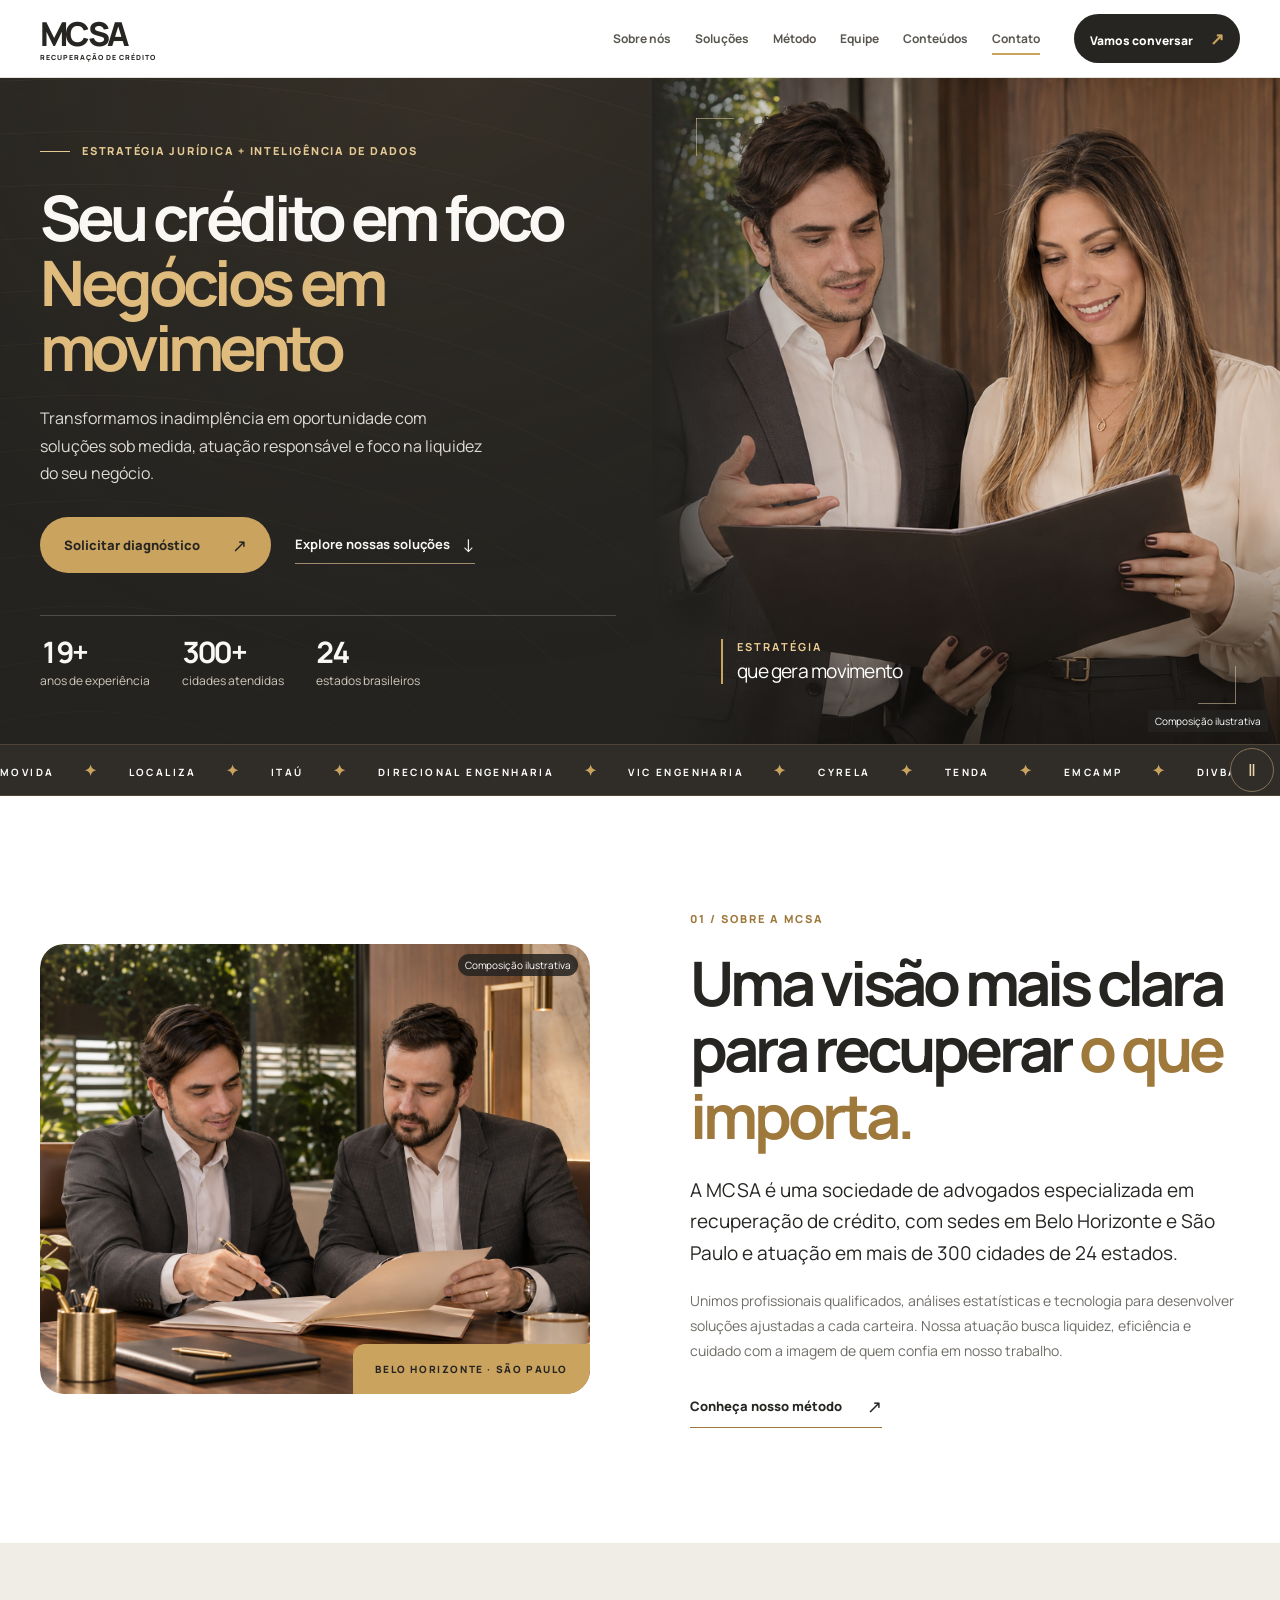
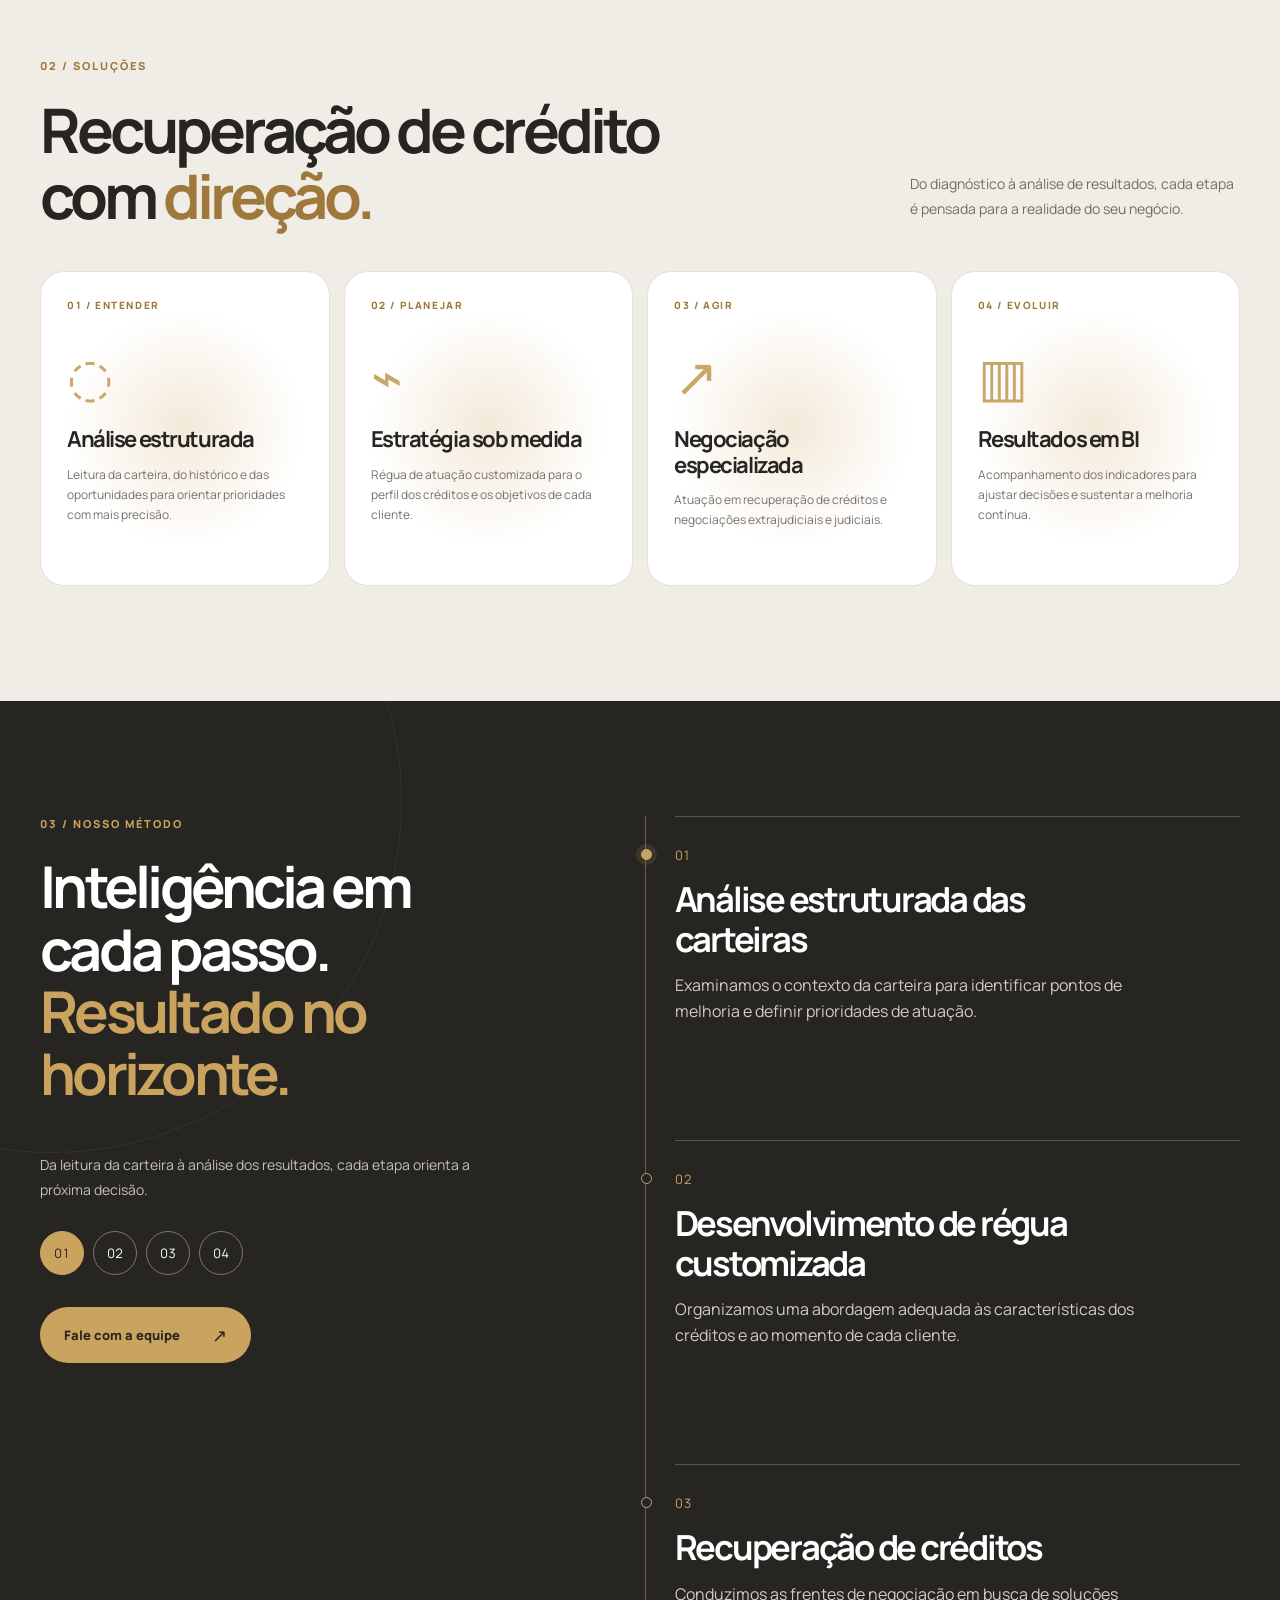
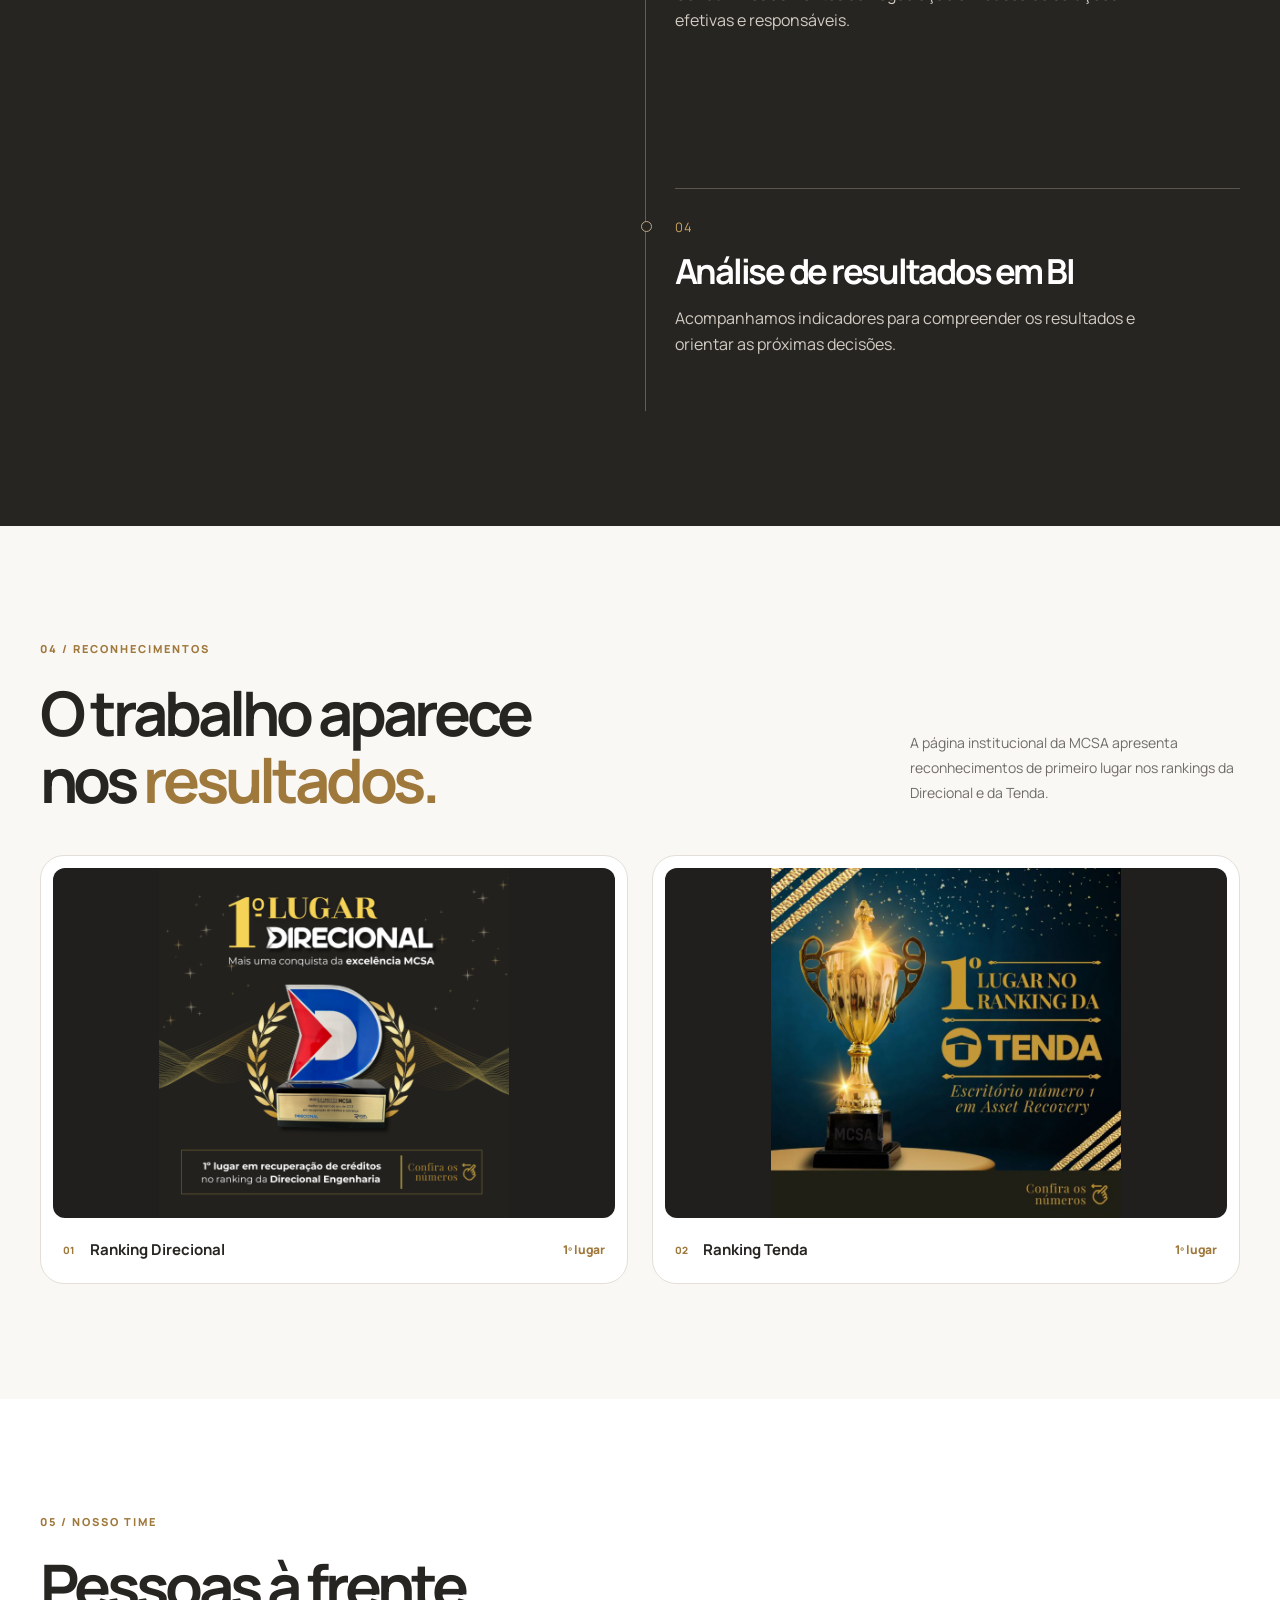
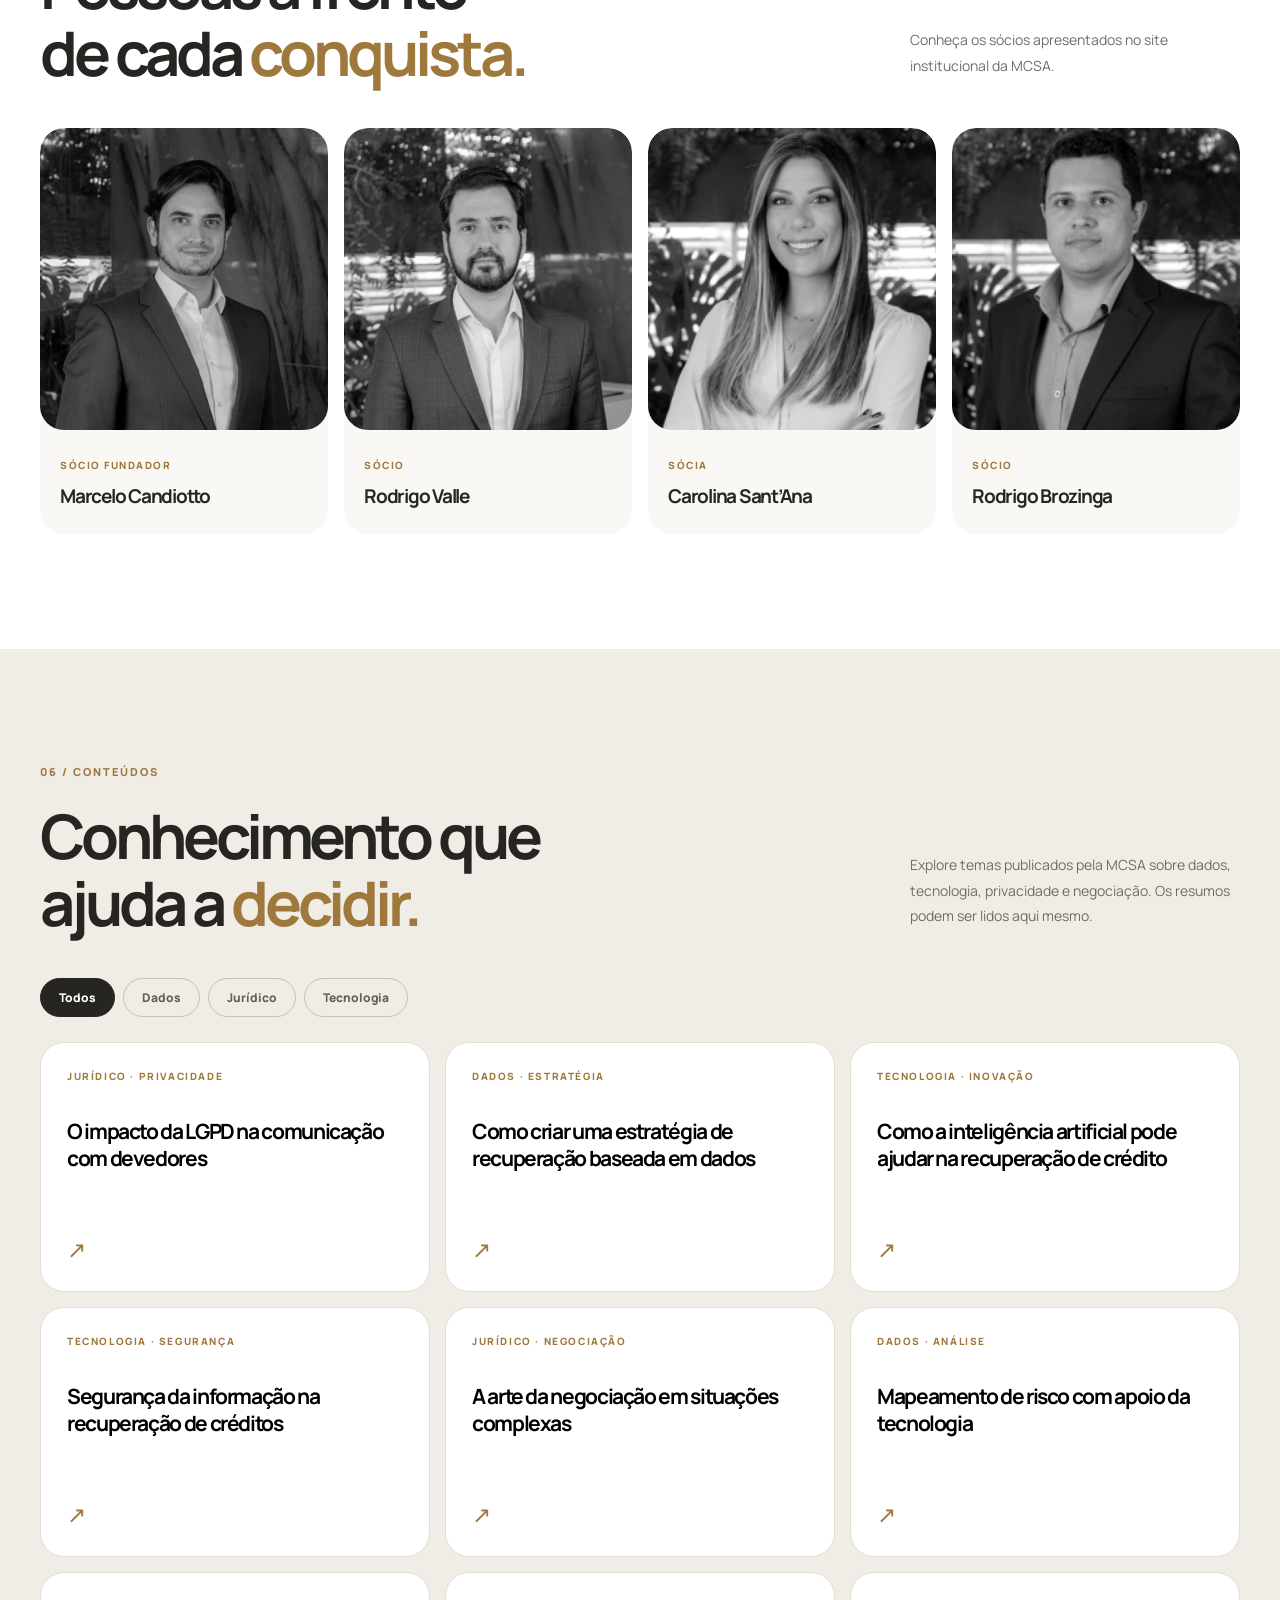
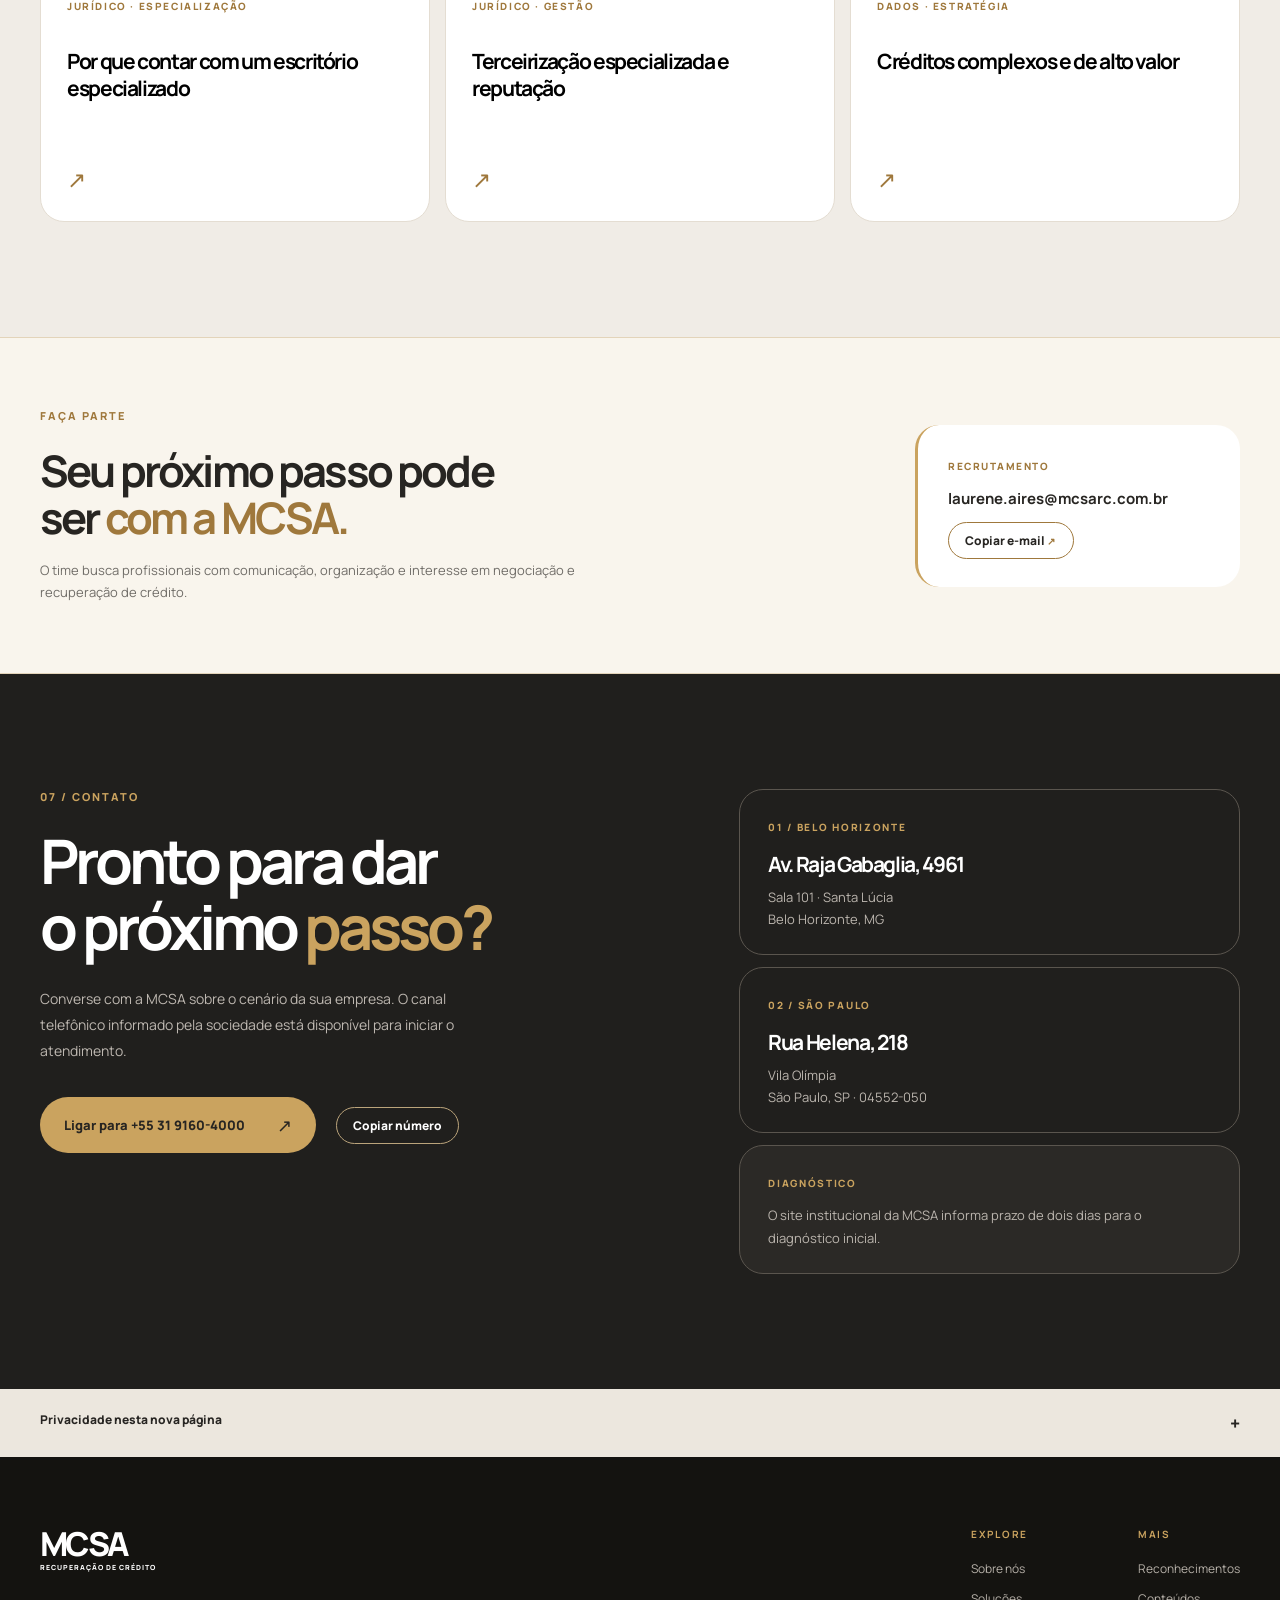
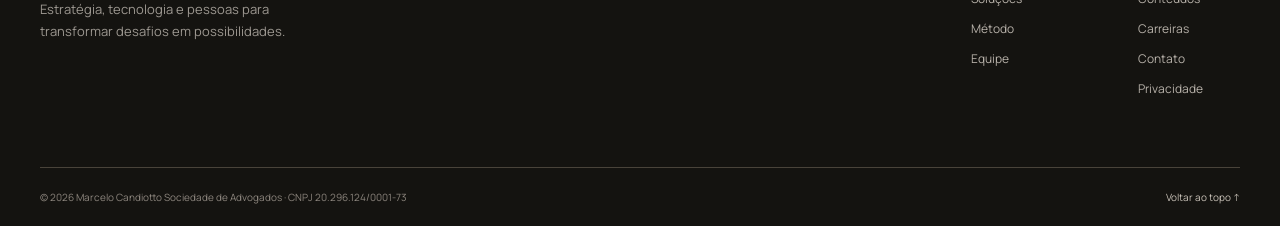
<file: index.html>
<!doctype html>
<html lang="pt-BR">

<head>
  <meta charset="utf-8">
  <meta name="viewport" content="width=device-width, initial-scale=1">
  <meta name="theme-color" content="#272522">
  <meta name="description"
    content="MCSA: recuperação de crédito com inteligência, estratégia jurídica e atuação em mais de 300 cidades brasileiras.">
  <title>MCSA — Recuperação de crédito com inteligência</title>
  <link rel="preload" href="assets/fonts/manrope-latin.woff2" as="font" type="font/woff2" crossorigin>
  <link rel="icon" href="assets/images/marca/logo.png" type="image/png">
  <link rel="stylesheet" href="assets/css/styles.css">
  <link rel="stylesheet" href="assets/css/motion.css">
  <script src="assets/js/motion.js" defer></script>
  <script src="assets/js/app.js" defer></script>
</head>

<body>
  <a class="skip-link" href="#conteudo">Ir para o conteúdo</a>
  <header class="header" id="inicio">
    <div class="scroll-progress" aria-hidden="true"></div>
    <div class="container header-inner">
      <a class="brand" href="#inicio" aria-label="MCSA, início"><span>MCSA</span><small>RECUPERAÇÃO DE
          CRÉDITO</small></a>
      <button class="menu-button" type="button" aria-label="Abrir menu" aria-controls="menu"
        aria-expanded="false"><span></span><span></span><span></span></button>
      <nav class="nav" id="menu" aria-label="Navegação principal"><a href="#sobre">Sobre nós</a><a
          href="#solucoes">Soluções</a><a href="#metodo">Método</a><a href="#equipe">Equipe</a><a
          href="#conteudos">Conteúdos</a><a href="#contato">Contato</a></nav>
      <a class="header-action" href="#contato">Vamos conversar <span aria-hidden="true">↗</span></a>
    </div>
  </header>

  <main id="conteudo">
    <section class="hero" aria-labelledby="hero-title">
      <div class="container hero-grid">
        <div class="hero-copy">
          <p class="eyebrow"><span class="eyebrow-dash"></span> ESTRATÉGIA JURÍDICA + INTELIGÊNCIA DE DADOS</p>
          <h1 id="hero-title" aria-label="Seu crédito em foco, negócios em movimento"><span class="hero-line"
              aria-hidden="true"><span class="hero-word" style="--i:0">Seu</span> <span class="hero-word"
                style="--i:1">crédito</span> <span class="hero-word" style="--i:2">em</span> <span class="hero-word"
                style="--i:3">foco</span></span><span class="hero-line" aria-hidden="true"><em><span class="hero-word"
                  style="--i:4">Negócios</span> <span class="hero-word" style="--i:5">em</span> <span class="hero-word"
                  style="--i:6">movimento</span></em></span></h1>
          <p class="hero-description">Transformamos inadimplência em oportunidade com soluções sob medida, atuação
            responsável e foco na liquidez do seu negócio.</p>
          <div class="hero-actions"><a class="button button-dark" href="#contato">Solicitar diagnóstico <span
                aria-hidden="true">↗</span></a><a class="under-link" href="#solucoes">Explore nossas soluções <span
                aria-hidden="true">↓</span></a></div>
          <div class="hero-markers">
            <div><strong data-count="19" data-suffix="+">19+</strong><span>anos de experiência</span></div>
            <div><strong data-count="300" data-suffix="+">300+</strong><span>cidades atendidas</span></div>
            <div><strong data-count="24">24</strong><span>estados brasileiros</span></div>
          </div>
        </div>
        <div class="hero-media">
          <div class="photo-frame"><img fetchpriority="high" src="assets/images/institucional/marcelo-carolina.png"
              alt="Composição ilustrativa de Marcelo Candiotto e Carolina Sant’Ana analisando documentos" width="1752"
              height="897"><span class="photo-disclaimer">Composição
              ilustrativa</span>
            <div class="photo-stamp"><b>ESTRATÉGIA</b><span>que gera movimento</span></div>
          </div>
        </div>
      </div>
      <div class="hero-ticker" role="group"
        aria-label="Empresas com quem trabalhamos: Movida, Localiza, Itaú, Direcional Engenharia, VIC Engenharia, Cyrela, Tenda, Emcamp, DivBank, Tabelionato e LCM">
        <div aria-hidden="true"><b>MOVIDA <span>✦</span> LOCALIZA <span>✦</span> ITAÚ <span>✦</span> DIRECIONAL ENGENHARIA
          <span>✦</span> VIC ENGENHARIA <span>✦</span> CYRELA <span>✦</span> TENDA <span>✦</span> EMCAMP <span>✦</span>
          DIVBANK <span>✦</span> TABELIONATO <span>✦</span> LCM <span>✦</span></b><b class="ticker-repeat">MOVIDA <span>✦</span> LOCALIZA
          <span>✦</span> ITAÚ <span>✦</span> DIRECIONAL ENGENHARIA <span>✦</span> VIC ENGENHARIA <span>✦</span> CYRELA
          <span>✦</span> TENDA <span>✦</span> EMCAMP <span>✦</span> DIVBANK <span>✦</span> TABELIONATO <span>✦</span>
          LCM <span>✦</span></b>
        </div>
        <button class="ticker-toggle" type="button" aria-label="Pausar faixa de empresas" hidden>Ⅱ</button>
      </div>
    </section>

    <section class="intro section" id="sobre">
      <div class="container intro-grid">
        <div class="intro-image reveal"><img src="assets/images/institucional/marcelo-rodrigo-valle.png"
            alt="Composição ilustrativa de Marcelo Candiotto e Rodrigo Valle revisando documentos" loading="lazy"
            width="1448" height="1086">
          <div class="image-label">BELO HORIZONTE · SÃO PAULO</div><span class="intro-disclaimer">Composição
            ilustrativa</span>
        </div>
        <div class="intro-copy reveal">
          <p class="kicker">01 / SOBRE A MCSA</p>
          <h2>Uma visão mais clara para recuperar <em>o que importa.</em></h2>
          <p class="lead">A MCSA é uma sociedade de advogados especializada em recuperação de crédito, com sedes em Belo
            Horizonte e São Paulo e atuação em mais de 300 cidades de 24 estados.</p>
          <p>Unimos profissionais qualificados, análises estatísticas e tecnologia para desenvolver soluções ajustadas a
            cada carteira. Nossa atuação busca liquidez, eficiência e cuidado com a imagem de quem confia em nosso
            trabalho.</p><a class="text-action" href="#metodo">Conheça nosso método <span
              aria-hidden="true">↗</span></a>
        </div>
      </div>
    </section>

    <section class="solutions section" id="solucoes">
      <div class="container">
        <div class="section-top reveal">
          <div>
            <p class="kicker">02 / SOLUÇÕES</p>
            <h2>Recuperação de crédito<br>com <em>direção.</em></h2>
          </div>
          <p>Do diagnóstico à análise de resultados, cada etapa é pensada para a realidade do seu negócio.</p>
        </div>
        <div class="solutions-grid">
          <article class="solution-card reveal"><span class="solution-index">01 / ENTENDER</span>
            <div class="solution-icon" aria-hidden="true">◌</div>
            <h3>Análise estruturada</h3>
            <p>Leitura da carteira, do histórico e das oportunidades para orientar prioridades com mais precisão.</p>
          </article>
          <article class="solution-card reveal"><span class="solution-index">02 / PLANEJAR</span>
            <div class="solution-icon" aria-hidden="true">⌁</div>
            <h3>Estratégia sob medida</h3>
            <p>Régua de atuação customizada para o perfil dos créditos e os objetivos de cada cliente.</p>
          </article>
          <article class="solution-card reveal"><span class="solution-index">03 / AGIR</span>
            <div class="solution-icon" aria-hidden="true">↗</div>
            <h3>Negociação especializada</h3>
            <p>Atuação em recuperação de créditos e negociações extrajudiciais e judiciais.</p>
          </article>
          <article class="solution-card reveal"><span class="solution-index">04 / EVOLUIR</span>
            <div class="solution-icon" aria-hidden="true">▥</div>
            <h3>Resultados em BI</h3>
            <p>Acompanhamento dos indicadores para ajustar decisões e sustentar a melhoria contínua.</p>
          </article>
        </div>
      </div>
    </section>

    <section class="method section" id="metodo">
      <div class="container method-grid">
        <div class="method-copy">
          <p class="kicker kicker-light">03 / NOSSO MÉTODO</p>
          <h2>Inteligência em cada passo. <em>Resultado no horizonte.</em></h2>
          <p>Da leitura da carteira à análise dos resultados, cada etapa orienta a próxima decisão.</p>
          <nav class="method-nav" aria-label="Etapas do método">
            <a href="#etapa-analise" aria-label="Etapa 1, análise das carteiras">01</a>
            <a href="#etapa-regua" aria-label="Etapa 2, régua customizada">02</a>
            <a href="#etapa-recuperacao" aria-label="Etapa 3, recuperação de créditos">03</a>
            <a href="#etapa-resultados" aria-label="Etapa 4, análise de resultados">04</a>
          </nav>
          <a class="button button-gold" href="#contato">Fale com a equipe <span aria-hidden="true">↗</span></a>
        </div>
        <ol class="method-list">
          <li id="etapa-analise">
            <span aria-hidden="true">01</span><h3>Análise estruturada das carteiras</h3>
            <p>Examinamos o contexto da carteira para identificar pontos de melhoria e definir prioridades de atuação.
            </p>
          </li>
          <li id="etapa-regua">
            <span aria-hidden="true">02</span><h3>Desenvolvimento de régua customizada</h3>
            <p>Organizamos uma abordagem adequada às características dos créditos e ao momento de cada cliente.</p>
          </li>
          <li id="etapa-recuperacao">
            <span aria-hidden="true">03</span><h3>Recuperação de créditos</h3>
            <p>Conduzimos as frentes de negociação em busca de soluções efetivas e responsáveis.</p>
          </li>
          <li id="etapa-resultados">
            <span aria-hidden="true">04</span><h3>Análise de resultados em BI</h3>
            <p>Acompanhamos indicadores para compreender os resultados e orientar as próximas decisões.</p>
          </li>
        </ol>
      </div>
    </section>

    <section class="recognition section" id="reconhecimentos">
      <div class="container">
        <div class="section-top reveal">
          <div>
            <p class="kicker">04 / RECONHECIMENTOS</p>
            <h2>O trabalho aparece<br>nos <em>resultados.</em></h2>
          </div>
          <p>A página institucional da MCSA apresenta reconhecimentos de primeiro lugar nos rankings da Direcional e da
            Tenda.</p>
        </div>
        <div class="award-grid">
          <figure class="award-card reveal"><img src="assets/images/reconhecimentos/award-direcional.png"
              alt="Peça da MCSA sobre o primeiro lugar no ranking da Direcional" loading="lazy">
            <figcaption><span>01</span><strong>Ranking Direcional</strong><em>1º lugar</em></figcaption>
          </figure>
          <figure class="award-card reveal"><img src="assets/images/reconhecimentos/award-tenda.jpg"
              alt="Peça da MCSA sobre o primeiro lugar no ranking da Tenda" loading="lazy">
            <figcaption><span>02</span><strong>Ranking Tenda</strong><em>1º lugar</em></figcaption>
          </figure>
        </div>
      </div>
    </section>

    <section class="team section" id="equipe">
      <div class="container">
        <div class="section-top reveal">
          <div>
            <p class="kicker">05 / NOSSO TIME</p>
            <h2>Pessoas à frente<br>de cada <em>conquista.</em></h2>
          </div>
          <p>Conheça os sócios apresentados no site institucional da MCSA.</p>
        </div>
        <div class="team-grid">
          <article class="person reveal"><img src="assets/images/equipe/team-marcelo.png" alt="Marcelo Candiotto" loading="lazy">
            <div><span>SÓCIO FUNDADOR</span>
              <h3>Marcelo Candiotto</h3>
            </div>
          </article>
          <article class="person reveal"><img src="assets/images/equipe/team-rodrigo-valle.png" alt="Rodrigo Valle" loading="lazy">
            <div><span>SÓCIO</span>
              <h3>Rodrigo Valle</h3>
            </div>
          </article>
          <article class="person reveal"><img src="assets/images/equipe/team-carolina.png" alt="Carolina Sant’Ana" loading="lazy">
            <div><span>SÓCIA</span>
              <h3>Carolina Sant’Ana</h3>
            </div>
          </article>
          <article class="person reveal"><img src="assets/images/equipe/team-rodrigo-brozinga.png" alt="Rodrigo Brozinga"
              loading="lazy">
            <div><span>SÓCIO</span>
              <h3>Rodrigo Brozinga</h3>
            </div>
          </article>
        </div>
      </div>
    </section>

    <section class="insights section" id="conteudos">
      <div class="container">
        <div class="section-top reveal">
          <div>
            <p class="kicker">06 / CONTEÚDOS</p>
            <h2>Conhecimento que<br>ajuda a <em>decidir.</em></h2>
          </div>
          <p>Explore temas publicados pela MCSA sobre dados, tecnologia, privacidade e negociação. Os resumos podem ser
            lidos aqui mesmo.</p>
        </div>
        <div class="filter-bar" role="group" aria-label="Filtrar conteúdos"><button type="button" class="filter active"
            data-filter="todos" aria-pressed="true">Todos</button><button type="button" class="filter"
            data-filter="dados" aria-pressed="false">Dados</button><button type="button" class="filter"
            data-filter="juridico" aria-pressed="false">Jurídico</button><button type="button" class="filter"
            data-filter="tecnologia" aria-pressed="false">Tecnologia</button></div>
        <div class="article-grid" id="article-grid"></div>
      </div>
    </section>

    <section class="careers" id="carreiras">
      <div class="container careers-inner reveal">
        <div>
          <p class="kicker">FAÇA PARTE</p>
          <h2>Seu próximo passo pode<br>ser <em>com a MCSA.</em></h2>
          <p>O time busca profissionais com comunicação, organização e interesse em negociação e recuperação de crédito.
          </p>
        </div>
        <div class="careers-contact"><span>RECRUTAMENTO</span><strong>laurene.aires@mcsarc.com.br</strong><button
            type="button" class="copy-button" data-copy="laurene.aires@mcsarc.com.br">Copiar e-mail <span
              aria-hidden="true">↗</span></button></div>
      </div>
    </section>

    <section class="contact section" id="contato">
      <div class="container contact-grid">
        <div class="contact-copy reveal">
          <p class="kicker kicker-light">07 / CONTATO</p>
          <h2>Pronto para dar<br>o próximo <em>passo?</em></h2>
          <p>Converse com a MCSA sobre o cenário da sua empresa. O canal telefônico informado pela sociedade está
            disponível para iniciar o atendimento.</p><a class="button button-gold" href="tel:+553191604000">Ligar para
            +55 31 9160-4000 <span aria-hidden="true">↗</span></a><button type="button" class="copy-button copy-phone"
            data-copy="+55 31 9160-4000">Copiar número</button>
        </div>
        <div class="contact-locations reveal">
          <div class="contact-card"><span>01 / BELO HORIZONTE</span>
            <h3>Av. Raja Gabaglia, 4961</h3>
            <p>Sala 101 · Santa Lúcia<br>Belo Horizonte, MG</p>
          </div>
          <div class="contact-card"><span>02 / SÃO PAULO</span>
            <h3>Rua Helena, 218</h3>
            <p>Vila Olímpia<br>São Paulo, SP · 04552-050</p>
          </div>
          <div class="contact-card contact-note"><span>DIAGNÓSTICO</span>
            <p>O site institucional da MCSA informa prazo de dois dias para o diagnóstico inicial.</p>
          </div>
        </div>
      </div>
    </section>

    <section class="privacy" id="privacidade">
      <div class="container privacy-inner">
        <details>
          <summary>Privacidade nesta nova página <span aria-hidden="true">+</span></summary>
          <p>Esta página não possui formulários de coleta, cadastro ou rastreamento de visitantes. Ao usar os botões de
            telefone, a ação é encaminhada ao aplicativo de chamadas do seu dispositivo. Para assuntos relativos a dados
            pessoais tratados pela MCSA, o contato do encarregado informado na política institucional é <a
              href="mailto:marcelo.candiotto@candiottovalle.com">marcelo.candiotto@candiottovalle.com</a>.</p>
        </details>
      </div>
    </section>
  </main>

  <footer class="footer">
    <div class="container footer-grid">
      <div><a class="brand brand-footer" href="#inicio"
          aria-label="MCSA, voltar ao início"><span>MCSA</span><small>RECUPERAÇÃO DE CRÉDITO</small></a>
        <p>Estratégia, tecnologia e pessoas para transformar desafios em possibilidades.</p>
      </div>
      <div class="footer-nav">
        <div><b>EXPLORE</b><a href="#sobre">Sobre nós</a><a href="#solucoes">Soluções</a><a href="#metodo">Método</a><a
            href="#equipe">Equipe</a></div>
        <div><b>MAIS</b><a href="#reconhecimentos">Reconhecimentos</a><a href="#conteudos">Conteúdos</a><a
            href="#carreiras">Carreiras</a><a href="#contato">Contato</a><a href="#privacidade">Privacidade</a></div>
      </div>
    </div>
    <div class="container footer-bottom"><span>© <span id="year">2026</span> Marcelo Candiotto Sociedade de Advogados ·
        CNPJ 20.296.124/0001-73</span><a href="#inicio">Voltar ao topo ↑</a></div>
  </footer>

  <dialog class="article-dialog" id="article-dialog" aria-labelledby="article-dialog-title"><button class="dialog-close"
      type="button" aria-label="Fechar artigo">×</button>
    <div class="dialog-content"><span id="article-dialog-category"></span>
      <h2 id="article-dialog-title"></h2>
      <p id="article-dialog-intro"></p>
      <div id="article-dialog-body"></div><a href="#contato" class="text-action dialog-contact">Converse com a MCSA
        <span aria-hidden="true">↗</span></a>
    </div>
  </dialog>
  <div class="toast" id="toast" role="status" aria-live="polite"></div>
</body>

</html>
</file>
<file: assets/css/styles.css>
@font-face {
    font-family: Manrope;
    src: url("../fonts/manrope-latin.woff2") format("woff2");
    font-weight: 200 800;
    font-display: swap;
}
:root {
    --ink: #272522;
    --ink-2: #37332e;
    --muted: #706d68;
    --gold: #caa35f;
    --gold-dark: #9f783c;
    --paper: #faf8f5;
    --cream: #f0ece6;
    --line: #e3dfd8;
    --white: #fff;
    --radius-card: 24px;
    --radius-inset: 12px;
    --container: 1200px
}

* {
    box-sizing: border-box
}

html {
    scroll-behavior: smooth;
    scroll-padding-top: 90px
}

body {
    margin: 0;
    color: var(--ink);
    background: var(--white);
    font-family: Manrope, Arial, Helvetica, sans-serif;
    -webkit-font-smoothing: antialiased
}

a {
    color: inherit;
    text-decoration: none
}

button {
    font: inherit;
    cursor: pointer
}

button,
.button,
.header-action {
    border-radius: 999px;
}

.intro-image,
.intro-image img,
.person,
.person img,
.award-card,
.solution-card,
.article-card,
.article-dialog,
.careers-contact,
.contact-card {
    border-radius: var(--radius-card);
}

.award-card img,
.intro-disclaimer,
.toast,
.skip-link {
    border-radius: var(--radius-inset);
}

img {
    max-width: 100%;
    display: block
}

h1,
h2,
h3,
p {
    margin-top: 0
}

h1,
h2,
h3 {
    letter-spacing: -.065em
}

h1,
h2 {
    font-family: Manrope, Arial, Helvetica, sans-serif;
    font-weight: 700
}

h2 {
    font-size: clamp(40px, 4.8vw, 66px);
    line-height: 1.08
}

h2 em,
h1 em {
    font-style: normal;
    color: var(--gold-dark)
}

.container {
    width: min(var(--container), calc(100% - 64px));
    margin-inline: auto
}

.skip-link {
    position: absolute;
    left: 12px;
    top: -50px;
    background: #fff;
    padding: 12px;
    z-index: 100
}

.skip-link:focus {
    top: 10px
}

.section {
    padding: 115px 0
}

.kicker,
.eyebrow {
    font-size: 11px;
    font-weight: 800;
    letter-spacing: .18em;
    color: var(--gold-dark);
    margin: 0 0 24px
}

.kicker-light {
    color: var(--gold)
}

.lead {
    font-size: 19px !important;
    line-height: 1.65 !important;
    color: var(--ink) !important
}

.button {
    display: inline-flex;
    align-items: center;
    justify-content: space-between;
    gap: 32px;
    min-height: 56px;
    padding: 0 24px;
    font-size: 13px;
    font-weight: 800;
    transition: transform .25s, background .25s, box-shadow .25s
}

.button:hover {
    transform: translateY(-3px);
    box-shadow: 0 14px 30px #2725222b
}

.button span,
.text-action span,
.under-link span {
    font-size: 18px;
    font-weight: 400
}

.button-dark {
    background: var(--ink);
    color: #fff
}

.button-dark:hover {
    background: #44403a
}

.button-gold {
    background: var(--gold);
    color: var(--ink)
}

.button-gold:hover {
    background: #e0bd7c
}

.text-action {
    display: inline-flex;
    gap: 25px;
    align-items: center;
    border-bottom: 1px solid var(--gold-dark);
    padding-bottom: 9px;
    font-size: 13px;
    font-weight: 800
}

.text-action:hover {
    color: var(--gold-dark)
}

.reveal {
    opacity: 1;
    transition: opacity .7s ease, transform .7s ease
}

.reveal.visible {
    opacity: 1;
    transform: translateY(0)
}

.header {
    position: sticky;
    top: 0;
    z-index: 30;
    height: 78px;
    background: #fffffff0;
    backdrop-filter: blur(18px);
    border-bottom: 1px solid #e5e1db
}

.header-inner {
    height: 100%;
    display: flex;
    align-items: center;
    gap: 34px
}

.brand {
    display: flex;
    flex-direction: column;
    flex: none;
    line-height: 1;
    color: var(--ink)
}

.brand span {
    font-size: 33px;
    font-weight: 800;
    letter-spacing: -.09em
}

.brand small {
    font-size: 7px;
    letter-spacing: .14em;
    font-weight: 800;
    margin-top: 4px
}

.nav {
    display: flex;
    align-items: center;
    gap: 24px;
    margin-left: auto
}

.nav a {
    font-size: 12px;
    font-weight: 700;
    color: #595650;
    transition: color .2s
}

.nav a:hover,
.nav a:focus-visible {
    color: var(--gold-dark)
}

.header-action {
    padding: 13px 16px;
    background: var(--ink);
    color: #fff;
    font-size: 12px;
    font-weight: 800;
    white-space: nowrap
}

.header-action:hover {
    background: #4a4339
}

.header-action span {
    color: var(--gold);
    margin-left: 15px;
    font-size: 17px
}

.menu-button {
    display: none
}

.hero {
    position: relative;
    isolation: isolate;
    overflow: clip;
    background: #242320;
    color: var(--paper);
}

.hero-grid {
    position: relative;
    display: grid;
    grid-template-columns: minmax(0, 1fr) minmax(0, 1fr);
    align-items: center;
    min-height: clamp(560px, 74svh, 800px);
}

.hero-copy {
    position: relative;
    z-index: 2;
    min-width: 0;
    padding: clamp(52px, 7vh, 100px) 24px clamp(44px, 6vh, 85px) 0;
}

.eyebrow {
    display: flex;
    align-items: center;
    gap: 12px;
    color: #e6ca95;
    letter-spacing: .16em;
    line-height: 1.7;
}

.eyebrow-dash {
    width: 30px;
    height: 1px;
    background: currentColor;
    flex: none;
}

.hero h1 {
    font-size: clamp(48px, 4.9vw, 79px);
    line-height: 1.04;
    letter-spacing: -.07em;
    margin-bottom: 25px;
    text-wrap: balance;
}

.hero h1 em { color: #dfbb7e; }
.hero-line { display: block; }
.hero-word { display: inline-block; }
.hero-description { max-width: 45ch; color: #dedbd5; font-size: 1rem; line-height: 1.7; }
.hero-actions { display: flex; align-items: center; flex-wrap: wrap; gap: 24px; margin-top: 30px; }
.hero .button-dark { background: var(--gold); color: var(--ink); }
.hero .button-dark:hover { background: #e6c789; }
.under-link { display: inline-flex; gap: 12px; align-items: center; padding-block: 7px; border-bottom: 1px solid #a08c6c; font-size: 13px; font-weight: 700; }
.under-link:hover { color: #e5c589; }
.hero-markers { display: flex; gap: clamp(16px, 2.5vw, 44px); margin-top: 42px; border-top: 1px solid #ffffff32; padding-top: 20px; }
.hero-markers div { display: flex; flex-direction: column; gap: 3px; }
.hero-markers strong { font-size: clamp(24px, 2.3vw, 34px); line-height: 1.12; letter-spacing: -.06em; font-variant-numeric: tabular-nums; }
.hero-markers span { font-size: 12px; color: #d2c9bc; }
.hero-media { position: absolute; inset: 0 calc((100% - 100vw) / 2) 0 51%; }
.photo-frame { position: relative; width: 100%; height: 100%; overflow: hidden; isolation: isolate; }
.photo-frame img { width: 100%; height: 100%; object-fit: cover; object-position: 48% 35%; }
.photo-frame::before, .photo-frame::after { content: ""; position: absolute; inset: 0; pointer-events: none; z-index: 1; }
.photo-frame::before { background: linear-gradient(90deg, #242320 0%, #24232026 18%, transparent 44%), linear-gradient(0deg, #151310be, transparent 35%); }
.photo-frame::after {
    inset: 6% 7%;
    --corner: linear-gradient(#ead7ad80, #ead7ad80);
    background:
        var(--corner) left top / 38px 1px,
        var(--corner) left top / 1px 38px,
        var(--corner) right bottom / 38px 1px,
        var(--corner) right bottom / 1px 38px;
    background-repeat: no-repeat;
}
.photo-stamp { position: absolute; z-index: 2; left: 11%; bottom: 9%; display: grid; gap: 4px; border-left: 2px solid var(--gold); padding-left: 14px; color: white; }
.photo-stamp b { color: #efcf94; font-size: 11px; letter-spacing: .19em; }
.photo-stamp span { font-size: clamp(16px, 1.5vw, 24px); letter-spacing: -.04em; }
.photo-disclaimer, .intro-disclaimer { position: absolute; right: 12px; bottom: 12px; z-index: 2; background: #242320d9; padding: 4px 7px; color: white; font-size: 10px; }
.intro-disclaimer { bottom: auto; top: 10px; }
.hero-ticker {
    height: 52px;
    background: var(--ink);
    overflow: hidden;
    color: #fff;
    display: flex;
    align-items: center
}

.hero-ticker>div {
    white-space: nowrap;
    min-width: max-content;
    font-size: 10px;
    letter-spacing: .24em;
    font-weight: 800;
    animation: ticker 30s linear infinite
}

.hero-ticker span {
    color: var(--gold);
    font-size: 15px;
    margin: 0 25px
}

@keyframes ticker {
    to {
        transform: translateX(-50%)
    }
}

.intro {
    background: #fff
}

.intro-grid {
    display: grid;
    grid-template-columns: 1fr 1fr;
    gap: 100px;
    align-items: center
}

.intro-image {
    position: relative;
    min-height: 450px;
    background: #ece8e2;
    overflow: hidden
}

.intro-image img {
    width: 100%;
    height: 450px;
    object-fit: cover;
    object-position: 58% center
}

.image-label {
    border-top-left-radius: var(--radius-inset);
    position: absolute;
    bottom: 0;
    right: 0;
    background: var(--gold);
    padding: 18px 22px;
    font-size: 10px;
    font-weight: 800;
    letter-spacing: .16em
}

.intro-copy h2 {
    margin-bottom: 26px
}

.intro-copy p:not(.kicker) {
    font-size: 14px;
    line-height: 1.8;
    color: var(--muted)
}

.intro-copy .text-action {
    margin-top: 16px
}

.solutions {
    background: var(--cream)
}

.section-top {
    display: flex;
    align-items: end;
    justify-content: space-between;
    gap: 60px;
    margin-bottom: 42px
}

.section-top h2 {
    margin: 0
}

.section-top>p {
    font-size: 14px;
    line-height: 1.8;
    color: var(--muted);
    max-width: 330px;
    margin: 0 0 8px
}

.solutions-grid {
    display: grid;
    grid-template-columns: repeat(4, 1fr);
    gap: 14px
}

.solution-card {
    background: #fff;
    padding: 26px;
    min-height: 315px;
    border: 1px solid #e6e0d6;
    display: flex;
    flex-direction: column;
    transition: transform .25s, box-shadow .25s, border-color .25s
}

.solution-card:hover {
    transform: translateY(-8px);
    box-shadow: 0 22px 35px #27252214;
    border-color: var(--gold)
}

.solution-index {
    font-size: 10px;
    letter-spacing: .16em;
    color: var(--gold-dark);
    font-weight: 800
}

.solution-icon {
    font-size: 53px;
    line-height: 1;
    color: #c9a76a;
    margin-top: 38px
}

.solution-card h3 {
    font-size: 22px;
    line-height: 1.15;
    margin: 24px 0 12px
}

.solution-card p {
    font-size: 12px;
    line-height: 1.7;
    color: #77716b;
    margin: 0
}

.method {
    background: var(--ink);
    color: #fff;
    position: relative;
    overflow: clip
}

.method:before {
    content: "";
    position: absolute;
    width: 700px;
    height: 700px;
    border: 1px solid #ffffff10;
    border-radius: 50%;
    left: -300px;
    top: -250px
}

.method-grid {
    display: grid;
    grid-template-columns: .9fr 1.1fr;
    gap: 110px;
    position: relative
}

.method-copy h2 {
    font-size: clamp(42px, 4.5vw, 62px)
}

.method-copy h2 em {
    color: var(--gold)
}

.method-copy>p:not(.kicker) {
    font-size: 14px;
    line-height: 1.8;
    color: #c5c0ba;
    max-width: 430px;
    margin-bottom: 29px
}

.method-copy { align-self: start; position: sticky; top: max(105px, 16vh); }
.method-nav { display: flex; gap: 9px; margin: 0 0 32px; }
.method-nav a { width: 44px; height: 44px; display: grid; place-items: center; border-radius: 50%; border: 1px solid #81755f; font-size: 13px; font-variant-numeric: tabular-nums; }
.method-nav a:hover, .method-nav a[aria-current] { color: var(--ink); background: var(--gold); border-color: var(--gold); }
.method-list { position: relative; list-style: none; margin: 0; padding: 0 0 0 34px; }
.method-list::before, .method-list::after { content: ""; position: absolute; inset: 0 auto 0 4px; width: 1px; background: #685e4d; }
.method-list::after { background: var(--gold); transform: scaleY(var(--method-progress, 0)); transform-origin: top; }
.method-list li { position: relative; padding: 26px 0 38px; min-height: clamp(210px, 36vh, 330px); border-top: 1px solid #5c554c; scroll-margin-top: 12vh; }
.method-list li:last-child { min-height: auto; }
.method-list li::before { content: ""; position: absolute; left: -34px; top: 32px; z-index: 1; width: 9px; height: 9px; background: var(--ink); border-radius: 50%; border: 1px solid #bda988; }
.method-list li.is-current::before, .method-list li:target::before { background: var(--gold); box-shadow: 0 0 0 5px #caa35f22; }
.method-list li > span { color: var(--gold); font-size: 13px; letter-spacing: .15em; }
.method-list h3 { font-size: clamp(25px, 2.7vw, 42px); max-width: 19ch; line-height: 1.14; margin: 14px 0; }
.method-list p { max-width: 46ch; font-size: 1rem; line-height: 1.65; color: #d1cbc2; }
.recognition {
    background: var(--paper)
}

.award-grid {
    display: grid;
    grid-template-columns: 1fr 1fr;
    gap: 24px
}

.award-card {
    margin: 0;
    background: #fff;
    border: 1px solid var(--line);
    padding: 12px;
    transition: transform .25s, box-shadow .25s
}

.award-card:hover {
    transform: translateY(-5px);
    box-shadow: 0 20px 40px #27252216
}

.award-card img {
    width: 100%;
    height: 350px;
    object-fit: contain;
    background: #201f1d
}

.award-card figcaption {
    display: flex;
    align-items: center;
    gap: 15px;
    padding: 21px 10px 11px
}

.award-card figcaption span {
    font-size: 10px;
    color: var(--gold-dark);
    font-weight: 800
}

.award-card figcaption strong {
    font-size: 15px
}

.award-card figcaption em {
    font-style: normal;
    color: var(--gold-dark);
    margin-left: auto;
    font-size: 12px;
    font-weight: 800
}

.team {
    background: #fff
}

.team-grid {
    display: grid;
    grid-template-columns: repeat(4, 1fr);
    gap: 16px
}

.person {
    background: var(--paper);
    overflow: hidden;
    transition: transform .25s
}

.person:hover {
    transform: translateY(-7px)
}

.person img {
    width: 100%;
    aspect-ratio: 1/1.05;
    object-fit: cover;
    filter: grayscale(1);
    transition: filter .35s, transform .35s
}

.person:hover img {
    filter: grayscale(.25);
    transform: scale(1.025)
}

.person>div {
    padding: 22px 20px 25px
}

.person span {
    font-size: 10px;
    color: var(--gold-dark);
    font-weight: 800;
    letter-spacing: .15em
}

.person h3 {
    font-size: 19px;
    margin: 9px 0 0
}

.insights {
    background: var(--cream)
}

.filter-bar {
    display: flex;
    gap: 8px;
    margin-bottom: 25px;
    flex-wrap: wrap
}

.filter {
    background: transparent;
    border: 1px solid #c9c0b3;
    padding: 10px 18px;
    font-size: 12px;
    font-weight: 800;
    color: #645f58;
    transition: background .2s, color .2s
}

.filter:hover,
.filter.active {
    background: var(--ink);
    color: #fff;
    border-color: var(--ink)
}

.article-grid {
    display: grid;
    grid-template-columns: repeat(3, 1fr);
    gap: 15px
}

.article-card {
    position: relative;
    display: flex;
    flex-direction: column;
    align-items: flex-start;
    text-align: left;
    border: 1px solid #e4ddd2;
    background: #fff;
    padding: 26px;
    min-height: 250px;
    transition: transform .25s, box-shadow .25s, border-color .25s
}

.article-card:is(:hover, :focus-visible) {
    z-index: 1;
    border-color: var(--gold-dark);
    box-shadow: 0 4px 9px #27252238, 0 16px 28px -6px #27252280;
}

@media (prefers-reduced-motion: no-preference) {
    .article-card:is(:hover, :focus-visible) {
        transform: translateY(-4px);
    }
}

.article-card>span {
    color: var(--gold-dark);
    font-size: 10px;
    letter-spacing: .16em;
    font-weight: 800
}

.article-card h3 {
    font-size: 21px;
    line-height: 1.27;
    margin: 35px 0 20px
}

.article-card b {
    font-size: 23px;
    color: var(--gold-dark);
    margin-top: auto;
    font-weight: 400
}

.careers {
    background: #f9f5ed;
    padding: 70px 0;
    border-top: 1px solid #e3d4ba;
    border-bottom: 1px solid #e3d4ba
}

.careers-inner {
    display: flex;
    align-items: center;
    justify-content: space-between;
    gap: 50px
}

.careers h2 {
    font-size: clamp(34px, 3.4vw, 49px);
    margin-bottom: 18px
}

.careers p:not(.kicker) {
    font-size: 13px;
    line-height: 1.7;
    color: var(--muted);
    max-width: 600px;
    margin: 0
}

.careers-contact {
    padding: 28px 30px;
    background: #fff;
    border-left: 3px solid var(--gold);
    min-width: 325px
}

.careers-contact span {
    font-size: 10px;
    color: var(--gold-dark);
    font-weight: 800;
    letter-spacing: .15em
}

.careers-contact strong {
    display: block;
    font-size: 15px;
    margin: 13px 0;
    overflow-wrap: anywhere
}

.copy-button {
    background: none;
    border: 1px solid var(--gold-dark);
    padding: 9px 16px;
    color: var(--ink);
    font-weight: 800;
    font-size: 12px
}

.copy-button:hover {
    color: var(--gold-dark)
}

.contact {
    background: #201f1d;
    color: #fff
}

.contact-grid {
    display: grid;
    grid-template-columns: 1fr .85fr;
    gap: 110px
}

.contact h2 {
    margin-bottom: 25px
}

.contact h2 em {
    color: var(--gold)
}

.contact-copy>p:not(.kicker) {
    font-size: 14px;
    line-height: 1.85;
    color: #bdb7b0;
    max-width: 470px
}

.contact-copy .button {
    margin-top: 20px
}

.copy-phone {
    color: #fff;
    margin-left: 20px;
    border-color: #bba47b
}

.contact-locations {
    display: grid;
    gap: 12px
}

.contact-card {
    border: 1px solid #5a554e;
    padding: 24px 28px
}

.contact-card span {
    color: var(--gold);
    font-size: 10px;
    font-weight: 800;
    letter-spacing: .17em
}

.contact-card h3 {
    font-size: 21px;
    margin: 14px 0 8px
}

.contact-card p {
    color: #bbb5ae;
    font-size: 13px;
    line-height: 1.7;
    margin: 0
}

.contact-note {
    background: #2b2926
}

.contact-note p {
    margin-top: 12px
}

.privacy {
    background: #ece7de
}

.privacy-inner {
    padding: 22px 0
}

.privacy details {
    font-size: 12px
}

.privacy summary {
    cursor: pointer;
    list-style: none;
    font-weight: 800;
    display: flex;
    justify-content: space-between
}

.privacy summary::-webkit-details-marker {
    display: none
}

.privacy summary span {
    font-size: 18px
}

.privacy details[open] summary span {
    transform: rotate(45deg)
}

.privacy p {
    max-width: 800px;
    line-height: 1.7;
    color: #666059;
    margin: 15px 0 0
}

.privacy a {
    text-decoration: underline
}

.footer {
    background: #141310;
    color: #fff;
    padding-top: 70px
}

.footer-grid {
    display: flex;
    justify-content: space-between;
    gap: 70px;
    padding-bottom: 70px
}

.brand-footer {
    color: #fff
}

.footer-grid>div:first-child p {
    color: #9d9891;
    font-size: 13px;
    line-height: 1.7;
    max-width: 290px;
    margin: 27px 0 0
}

.footer-nav {
    display: flex;
    gap: 110px
}

.footer-nav>div {
    display: flex;
    flex-direction: column;
    gap: 13px
}

.footer-nav b {
    font-size: 10px;
    letter-spacing: .17em;
    color: var(--gold);
    margin-bottom: 6px
}

.footer-nav a {
    font-size: 12px;
    color: #b7b1a9
}

.footer-nav a:hover {
    color: var(--gold)
}

.footer-bottom {
    border-top: 1px solid #49433a;
    padding: 22px 0;
    display: flex;
    justify-content: space-between;
    gap: 20px;
    color: #8d867e;
    font-size: 10px
}

.footer-bottom a {
    color: #c8c1b7
}

.article-dialog {
    border: 0;
    padding: 0;
    width: min(700px, calc(100% - 32px));
    max-height: 86vh;
    box-shadow: 0 35px 100px #0006
}

.article-dialog::backdrop {
    background: #171513b9;
    backdrop-filter: blur(4px)
}

.dialog-close {
    position: sticky;
    top: 0;
    float: right;
    z-index: 3;
    margin: 16px 16px 0 0;
    width: 38px;
    height: 38px;
    background: var(--ink);
    color: #fff;
    border: 0;
    font-size: 25px
}

.dialog-content {
    padding: 58px 55px
}

.dialog-content>span {
    font-size: 10px;
    color: var(--gold-dark);
    letter-spacing: .16em;
    font-weight: 800
}

.dialog-content h2 {
    font-size: clamp(32px, 4vw, 48px);
    margin: 20px 0
}

.dialog-content>p {
    font-size: 17px;
    line-height: 1.65;
    color: #55514b
}

.dialog-content>div p {
    font-size: 14px;
    line-height: 1.8;
    color: #6d6861
}

.dialog-contact {
    margin-top: 20px
}

.toast {
    position: fixed;
    bottom: 22px;
    right: 22px;
    z-index: 60;
    background: var(--ink);
    color: #fff;
    padding: 14px 20px;
    font-size: 12px;
    font-weight: 700;
    opacity: 0;
    transform: translateY(15px);
    transition: opacity .2s, transform .2s;
    pointer-events: none
}

.toast.show {
    opacity: 1;
    transform: translateY(0)
}

@media(max-width:1100px) {
    .header-inner {
        gap: 18px
    }

    .nav {
        gap: 14px
    }

    .nav a {
        font-size: 11px
    }

    .intro-grid,
    .method-grid,
    .contact-grid {
        gap: 60px
    }

    .solutions-grid {
        grid-template-columns: repeat(2, 1fr)
    }
}

@media(max-width:800px) {
    .container {
        width: min(100% - 40px, 640px)
    }

    .header {
        height: 70px
    }

    .header-inner {
        position: relative
    }

    .brand span {
        font-size: 29px
    }

    .menu-button {
        display: flex;
        flex-direction: column;
        gap: 5px;
        background: var(--paper);
        border: 0;
        padding: 10px;
        margin-left: auto
    }

    .menu-button span {
        width: 22px;
        height: 2px;
        background: var(--ink)
    }

    .nav {
        display: none;
        position: absolute;
        top: 70px;
        left: -20px;
        right: -20px;
        background: #fff;
        border-radius: 0 0 var(--radius-card) var(--radius-card);
        padding: 15px 20px 22px;
        box-shadow: 0 20px 30px #0002;
        flex-direction: column;
        align-items: stretch;
        gap: 0
    }

    .nav.open {
        display: flex
    }

    .nav a {
        padding: 12px 0;
        border-bottom: 1px solid var(--line);
        font-size: 13px
    }

    .header-action {
        display: none
    }

    .intro-grid,
    .method-grid,
    .contact-grid {
        grid-template-columns: 1fr;
        gap: 15px
    }

    .section {
        padding: 78px 0
    }

    .intro-image {
        min-height: auto
    }

    .intro-image img {
        height: 350px
    }

    .intro-copy {
        padding-top: 32px
    }

    .section-top {
        display: block
    }

    .section-top>p {
        max-width: 620px;
        margin-top: 20px
    }

    .award-grid,
    .article-grid {
        grid-template-columns: 1fr 1fr
    }

    .team-grid {
        grid-template-columns: 1fr 1fr
    }

    .careers-inner {
        display: block
    }

    .careers-contact {
        margin-top: 30px;
        min-width: 0;
        max-width: 430px
    }

    .contact-locations {
        margin-top: 42px
    }

    .footer-grid {
        display: block
    }

    .footer-nav {
        margin-top: 40px;
        gap: 90px
    }

    .footer-bottom {
        line-height: 1.5
    }
}

@media(max-width:540px) {
    .container {
        width: calc(100% - 34px)
    }

    .section h2 {
        font-size: 40px
    }

    .solutions-grid,
    .award-grid,
    .team-grid,
    .article-grid {
        grid-template-columns: 1fr
    }

    .solution-card {
        min-height: 250px
    }

    .solution-icon {
        margin-top: 20px
    }

    .award-card img {
        height: 320px
    }

    .person img {
        aspect-ratio: 1.4/1
    }

    .careers h2 {
        font-size: 37px
    }

    .contact h2 {
        font-size: 43px
    }

    .copy-phone {
        display: block;
        margin: 18px 0 0
    }

    .footer-nav {
        gap: 45px
    }

    .footer-bottom {
        display: block
    }

    .footer-bottom a {
        display: block;
        margin-top: 15px
    }

    .dialog-content {
        padding: 52px 25px 30px
    }

    .dialog-content h2 {
        font-size: 33px
    }
}

@media(prefers-reduced-motion:reduce) {
    html {
        scroll-behavior: auto
    }

    .reveal {
        opacity: 1;
        transform: none;
        transition: none
    }

    .button,
    .article-card,
    .person,
    .solution-card,
    .award-card {
        transition: none
    }
}
</file>
<file: assets/css/motion.css>
:root {
    --motion-ease: cubic-bezier(.2, .72, .24, 1);
}

:focus-visible {
    outline: 3px solid #a97f36;
    outline-offset: 4px;
}

.scroll-progress {
    position: absolute;
    inset: auto 0 -1px;
    height: 2px;
    background: var(--gold);
    transform: scaleX(0);
    transform-origin: left;
    pointer-events: none;
}

.nav a { position: relative; }
.nav a::after {
    content: "";
    position: absolute;
    inset: auto 0 -8px;
    height: 2px;
    background: var(--gold);
    transform: scaleX(0);
    transform-origin: left;
    transition: transform .35s var(--motion-ease);
}
.nav a:is(:hover, :focus-visible, .is-current)::after { transform: scaleX(1); }

.hero::before {
    content: "";
    position: absolute;
    inset: 0;
    pointer-events: none;
    background:
        repeating-radial-gradient(ellipse at 7% 115%, transparent 0 48px, #caa35f12 49px, transparent 50px 76px),
        radial-gradient(ellipse at 36% 0%, #63523b55, transparent 59%);
    mask-image: linear-gradient(155deg, black, #0005 70%);
}

.hero-ticker { background: #302d29; border-block: 1px solid #a88c593f; position: relative; }
.hero-ticker > div { animation-duration: 55s; }
.hero-ticker.paused > div { animation-play-state: paused; }
.ticker-toggle {
    position: absolute;
    right: 6px;
    top: 50%;
    transform: translateY(-50%);
    width: 44px;
    height: 44px;
    border: 1px solid #827258;
    background: #302d29;
    color: #ebd4ac;
    font-size: 16px;
}
.ticker-toggle:focus-visible { outline-offset: -4px; }

@keyframes word-in {
    from { opacity: 0; transform: translateY(.55em) rotate(2deg); filter: blur(5px); }
    to { opacity: 1; transform: none; filter: blur(0); }
}
@keyframes rise-in {
    from { opacity: 0; translate: 0 14px; }
    to { opacity: 1; translate: 0 0; }
}

@media (prefers-reduced-motion: no-preference) {
    .hero-ready .hero-word {
        animation: word-in .78s var(--motion-ease) backwards;
        animation-delay: calc(45ms + var(--i) * 65ms);
    }
    .hero-ready .eyebrow, .hero-ready .hero-description,
    .hero-ready .hero-actions, .hero-ready .hero-markers {
        animation: rise-in .68s var(--motion-ease) backwards;
    }
    .hero-ready .hero-description { animation-delay: .28s; }
    .hero-ready .hero-actions { animation-delay: .36s; }
    .hero-ready .hero-markers { animation-delay: .44s; }
    .js .reveal:not(.visible) { opacity: 0; transform: translateY(24px); }
    .reveal { transition: opacity .7s var(--motion-ease), transform .7s var(--motion-ease); }
    :is(.solutions-grid, .team-grid, .award-grid) > :nth-child(2) { transition-delay: 65ms; }
    :is(.solutions-grid, .team-grid) > :nth-child(3) { transition-delay: 130ms; }
    :is(.solutions-grid, .team-grid) > :nth-child(4) { transition-delay: 195ms; }
    .intro-image { overflow: hidden; }
    .intro-image img { transition: scale .8s var(--motion-ease); }
    .intro-image:hover img { scale: 1.035; }
    .method-nav a, .method-list li::before { transition: color .25s, background .25s, box-shadow .25s; }
    .button span, .text-action span, .under-link span, .header-action span {
        display: inline-block;
        transition: transform .3s var(--motion-ease);
    }
    :is(.button, .text-action, .header-action):hover span { transform: translate(3px, -3px); }
    .under-link:hover span { transform: translateY(3px); }
    .article-dialog[open] { animation: rise-in .24s var(--motion-ease); }
    .article-card { animation: rise-in .35s var(--motion-ease) backwards; }
}

@media (hover: hover) and (pointer: fine) and (prefers-reduced-motion: no-preference) {
    .solution-card {
        background: radial-gradient(circle at var(--light-x, 50%) var(--light-y, 50%), #f3e9d9, transparent 56%) white;
    }
}

@media (max-width: 800px) {
    .hero-grid { display: flex; flex-direction: column; align-items: stretch; }
    .hero-copy { padding: 42px 0 32px; }
    .hero h1 { max-width: 16ch; font-size: clamp(41px, 7.3vw, 57px); }
    .hero-markers { margin-top: 26px; gap: clamp(16px, 6vw, 48px); }
    .hero-media { position: relative; inset: auto; width: 100%; margin: 0 0 20px; }
    .photo-frame { aspect-ratio: 1.95; }
    .photo-frame::before { background: linear-gradient(0deg, #17140fc9, transparent 38%); }
    .photo-stamp { left: 6%; bottom: 9%; }
    .photo-frame::after { inset: 5%; }
    .method-copy { position: static; }
    .method-list { margin-top: 24px; }
    .method-list li { min-height: 0; }
    .nav a::after { display: none; }
}
@media (max-width: 540px) {
    .hero-copy { padding-top: 33px; }
    .hero .eyebrow { font-size: 10px; margin-bottom: 16px; }
    .hero-actions { gap: 12px 18px; margin-top: 20px; }
    .hero .button { min-height: 46px; padding-inline: 16px; gap: 12px; }
    .hero-markers span { font-size: 11px; }
    .hero-markers { justify-content: space-between; gap: 10px; }
    .photo-frame { aspect-ratio: 1.6; }
    .photo-stamp span { font-size: 14px; }
    .photo-disclaimer { font-size: 9px; }
}
@media (prefers-reduced-motion: reduce) {
    .scroll-progress, .ticker-toggle { display: none; }
    .hero-ticker { height: auto; padding: 14px 0; }
    .hero-ticker > div { white-space: normal; min-width: 0; line-height: 2; text-align: center; }
    .hero-ticker .ticker-repeat { display: none; }
    .hero-ticker span { margin-inline: 8px; }
}
</file>
